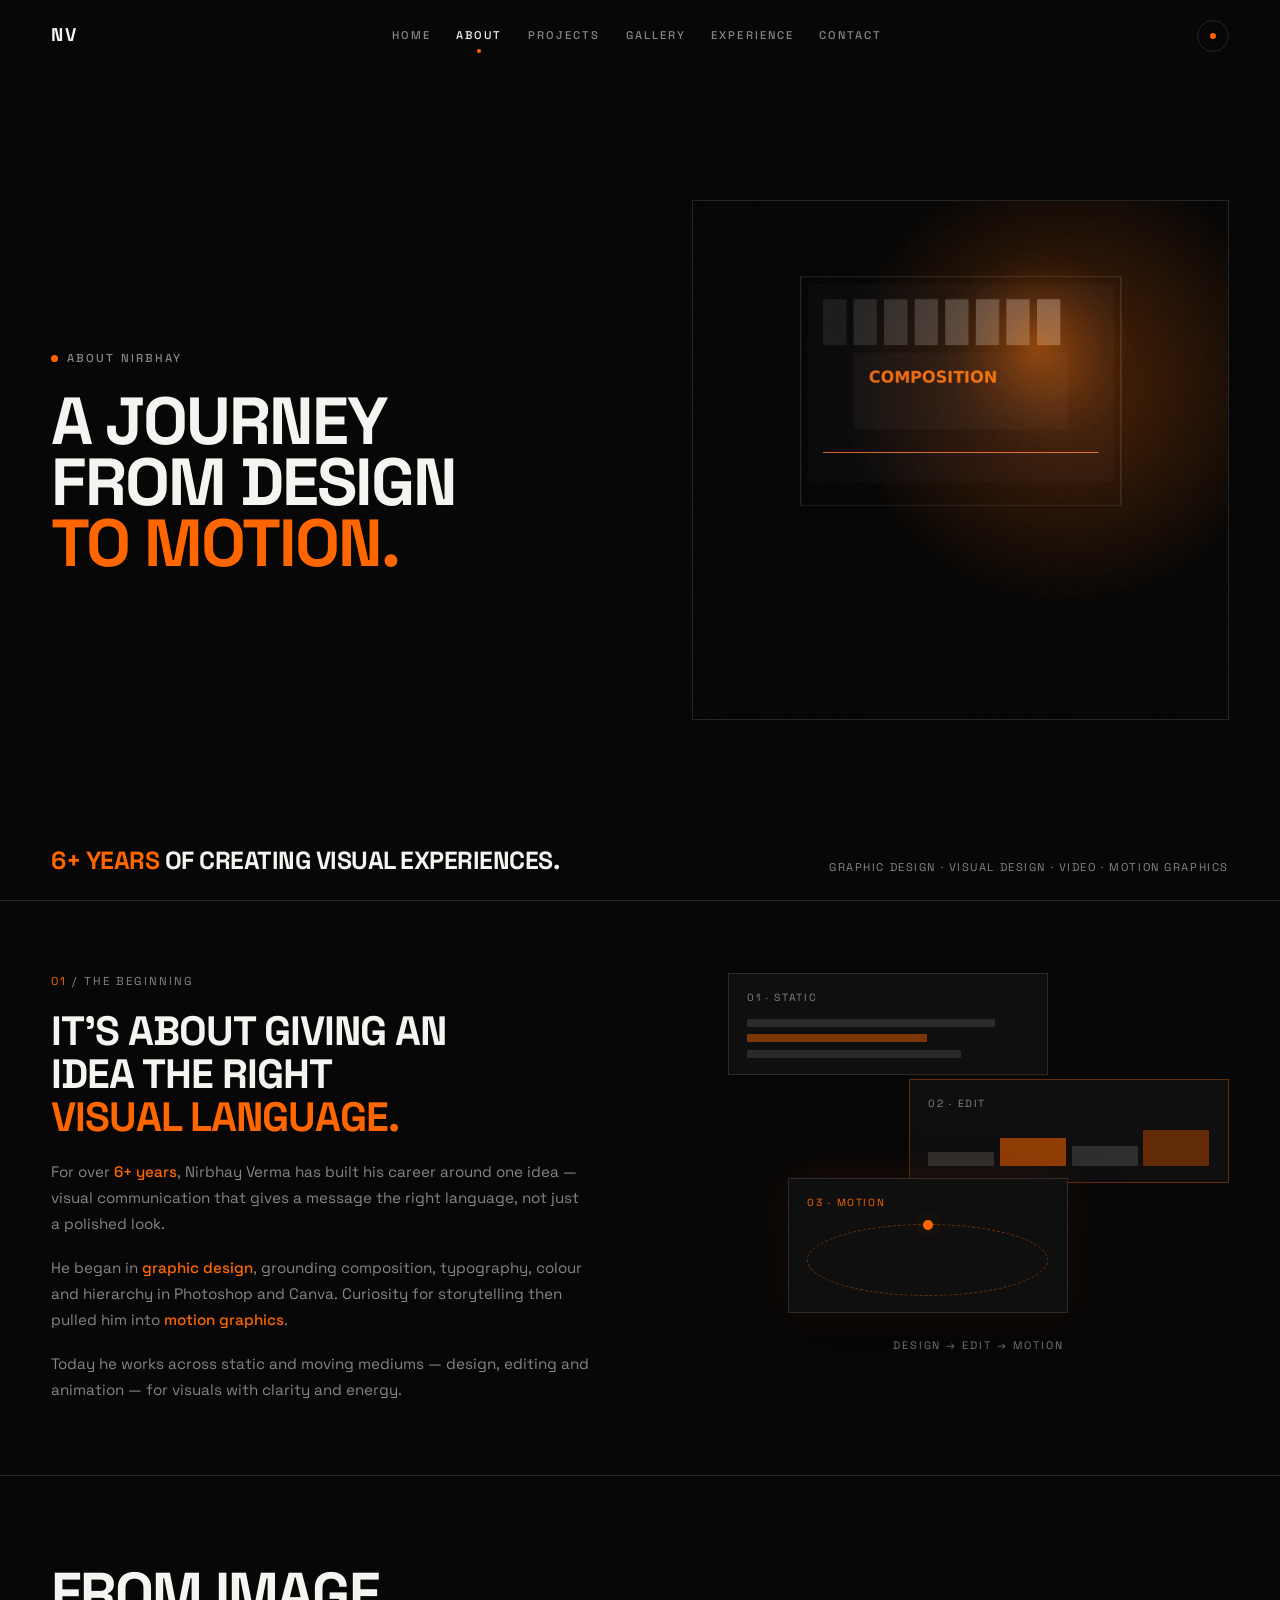
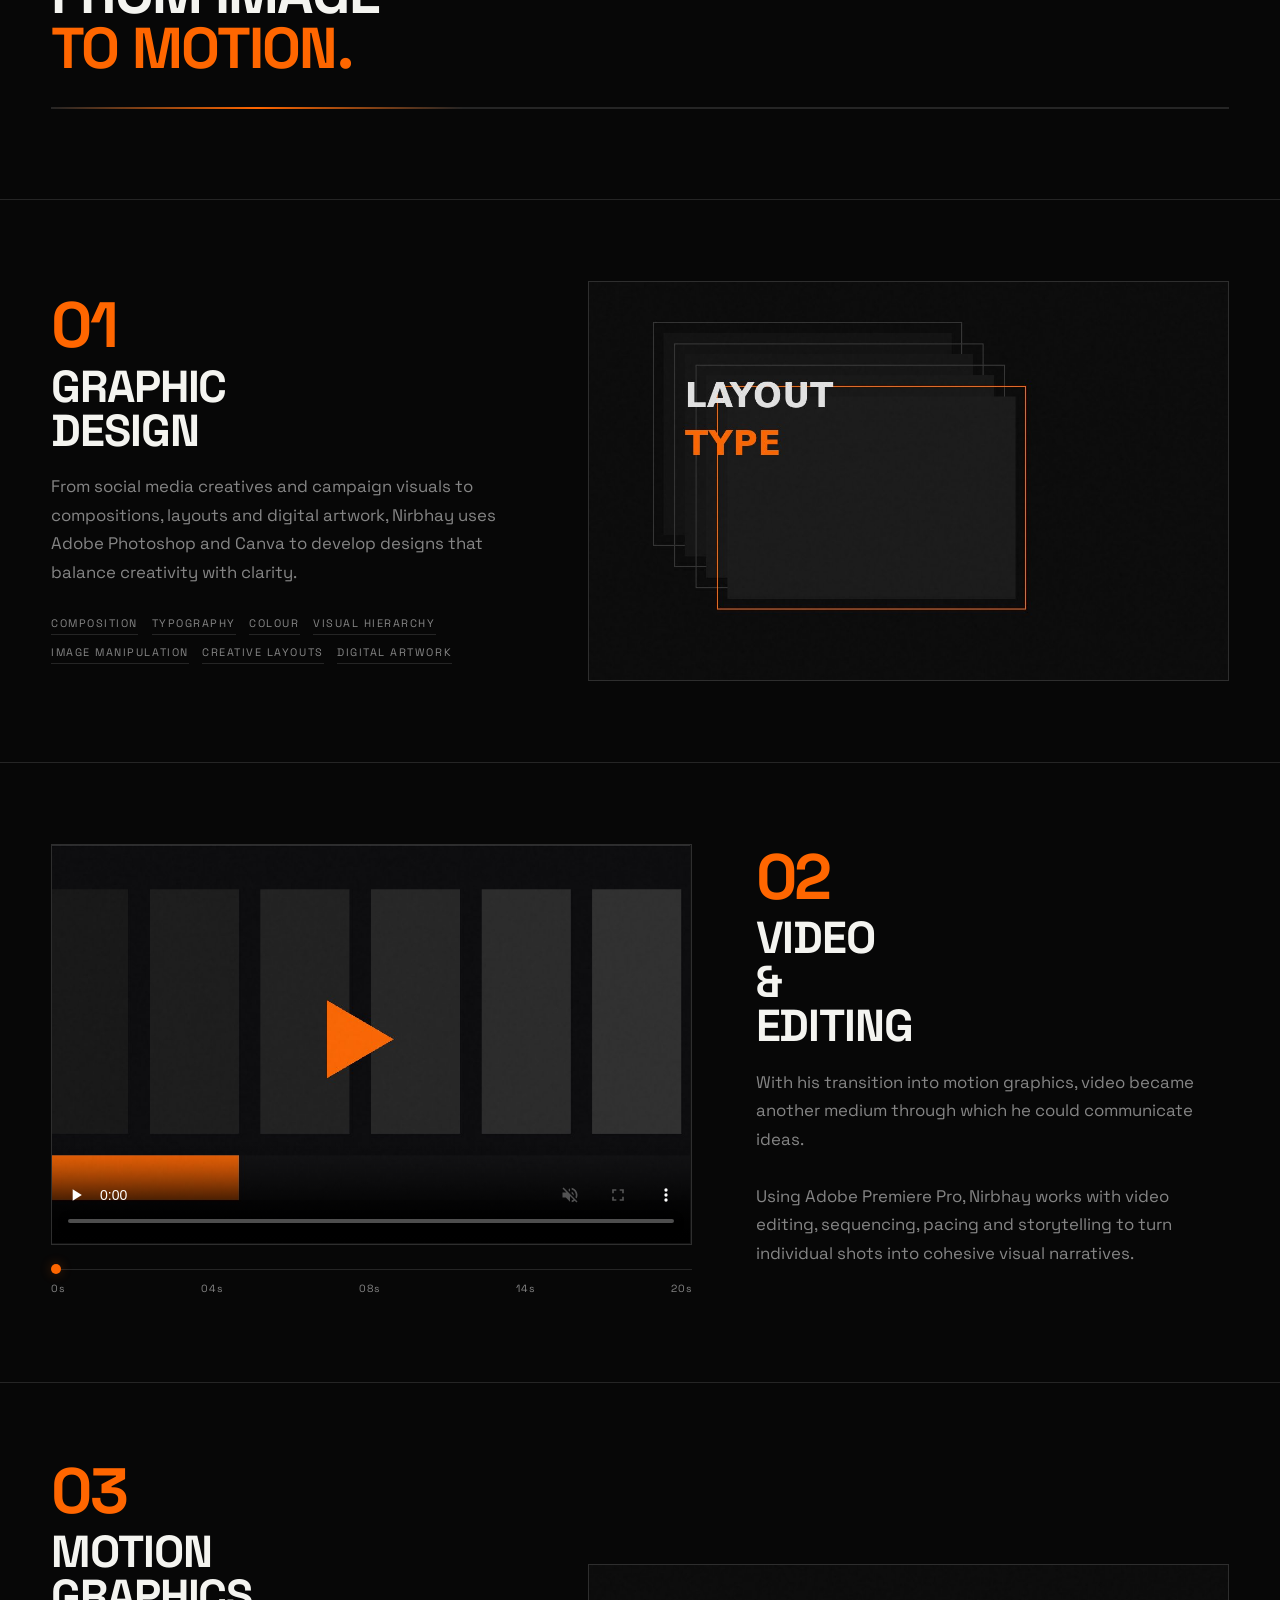
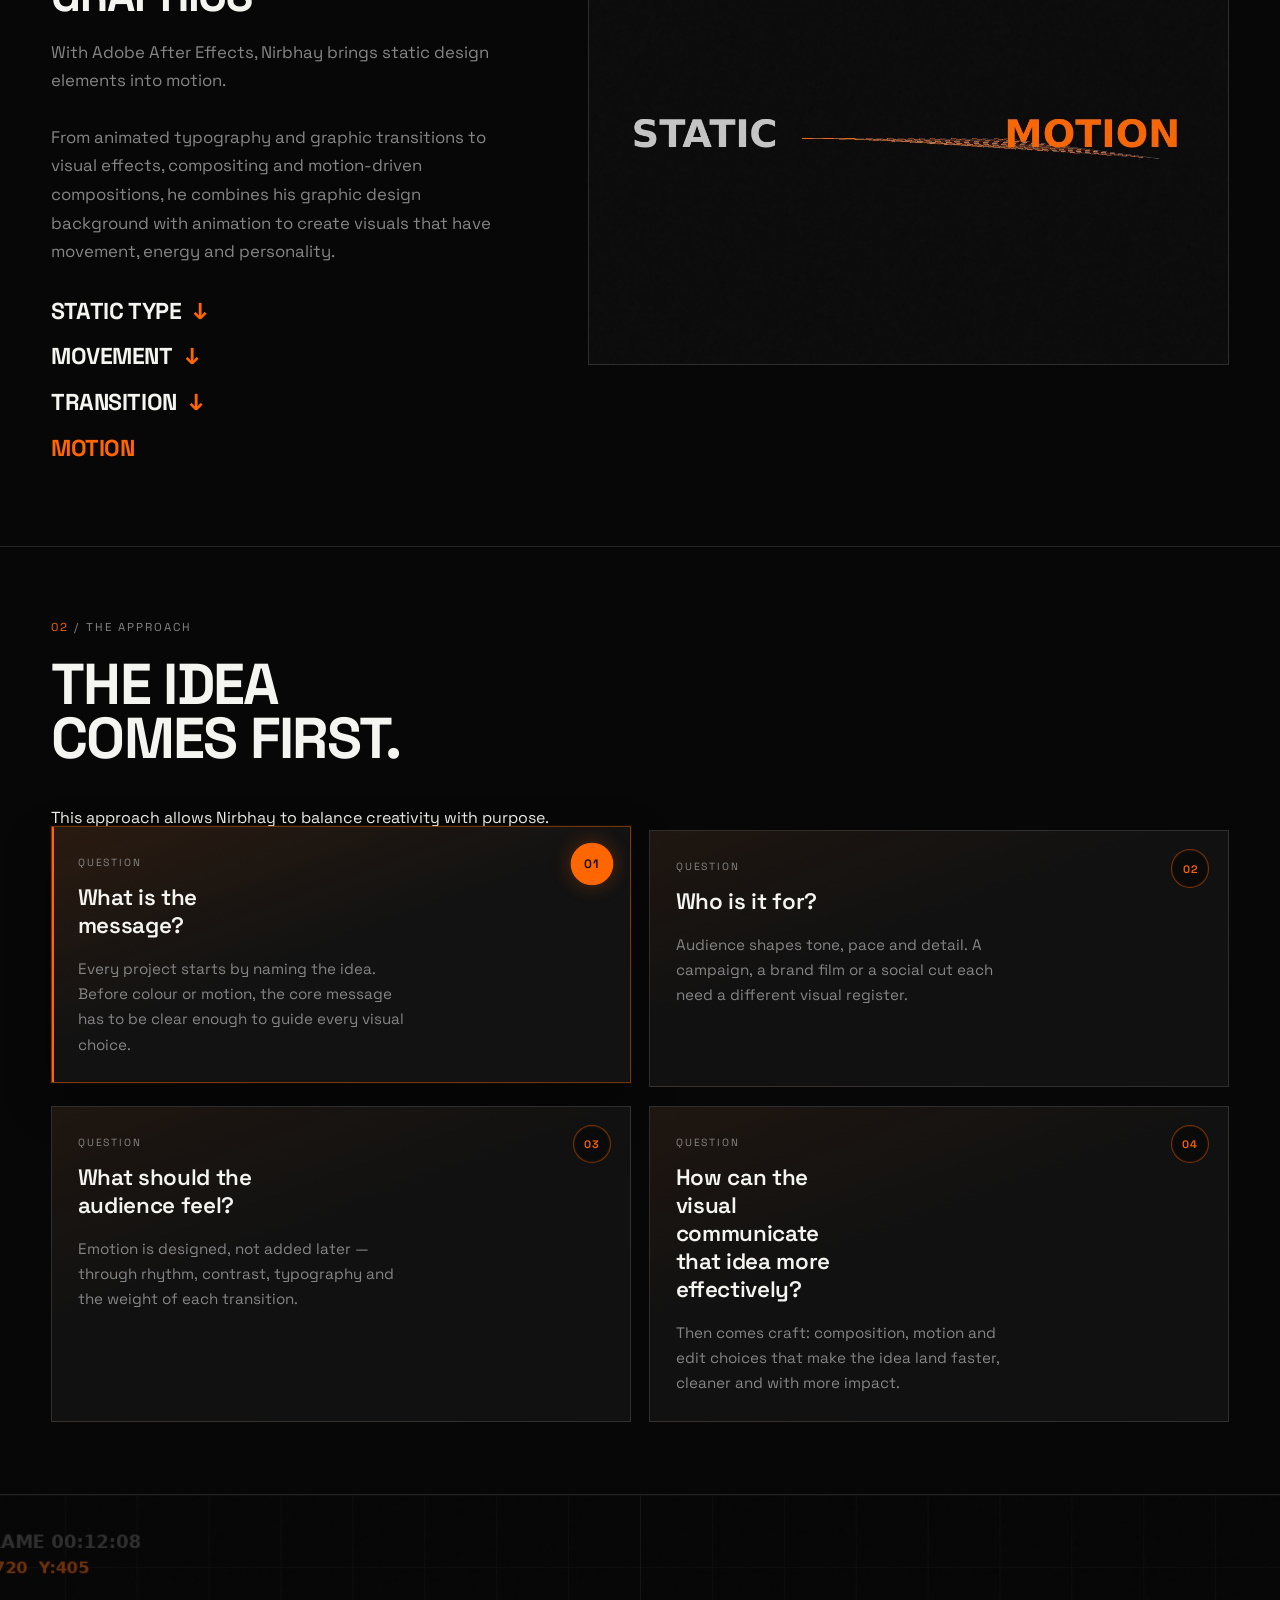
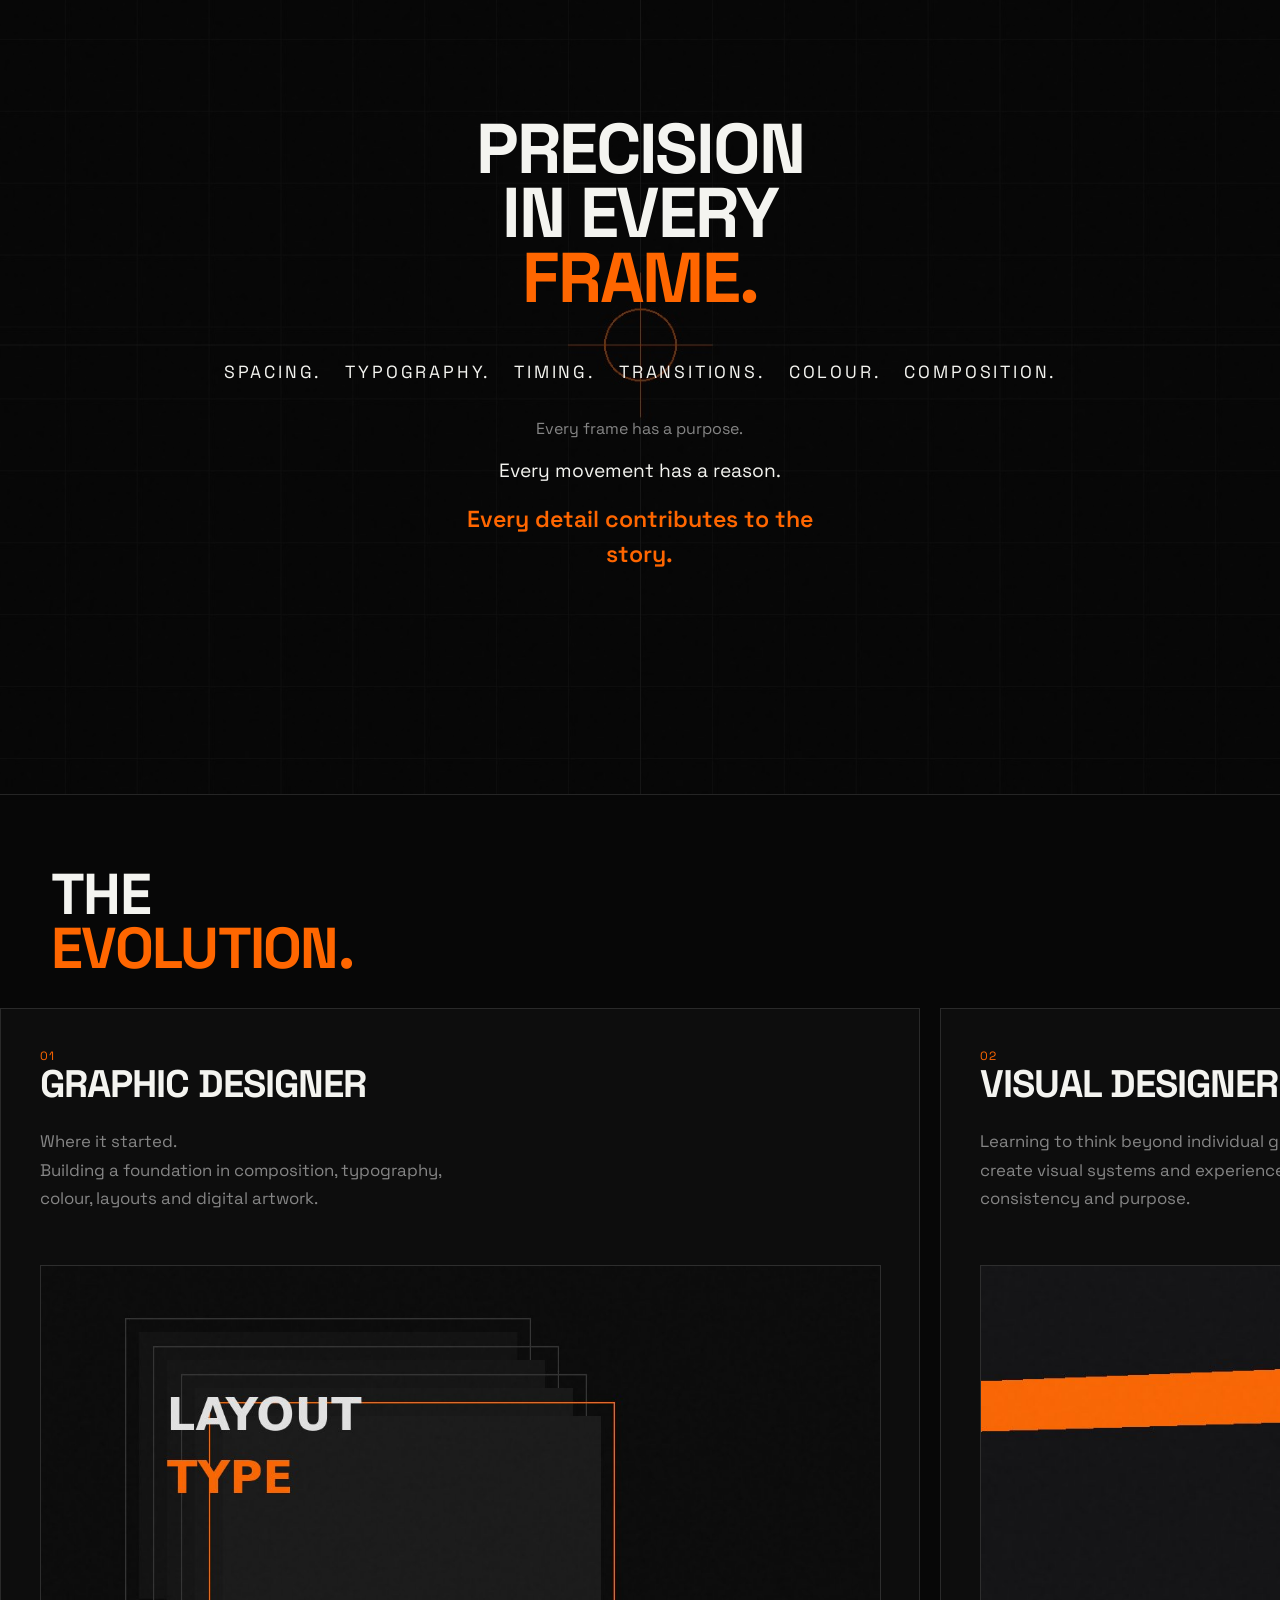
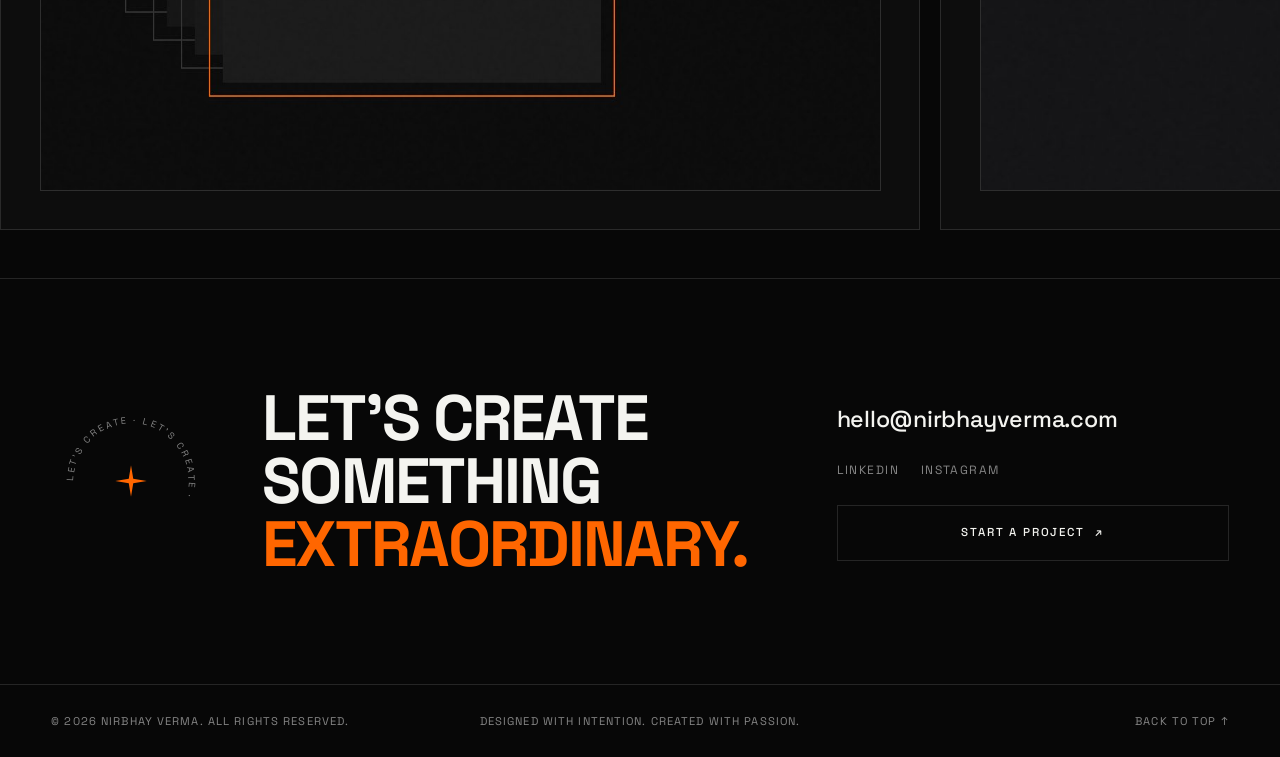
<file: about/index.html>
<!DOCTYPE html>
<html lang="en">
<head>
  <meta charset="UTF-8">
  <meta name="viewport" content="width=device-width, initial-scale=1.0">
  <base href="../">
  <meta name="description" content="About Nirbhay Verma — a journey from graphic design to motion graphics. Visual storytelling across pixels and frames.">
  <meta name="theme-color" content="#070707">
  <link rel="icon" href="assets/icons/favicon.svg" type="image/svg+xml">
  <title>About — Nirbhay Verma</title>
  <link rel="preconnect" href="https://fonts.googleapis.com">
  <link rel="preconnect" href="https://fonts.gstatic.com" crossorigin>
  <link href="https://fonts.googleapis.com/css2?family=Space+Grotesk:wght@300;400;500;600;700&display=swap" rel="stylesheet">
  <link rel="stylesheet" href="css/about.css">
  <link rel="stylesheet" href="css/about-responsive.css">
  <link rel="stylesheet" href="css/chrome.css">
</head>
<body data-page="about">
  <div class="page-loader" aria-hidden="true">
    <div class="page-loader__inner">
      <div class="page-loader__logo">NV</div>
      <p class="page-loader__meta">About <span>/ 01</span></p>
    </div>
  </div>

  <div class="cursor" aria-hidden="true">
    <span class="cursor__dot"></span>
    <span class="cursor__ring"></span>
    <span class="cursor__label">VIEW</span>
  </div>

  <header class="site-header" id="top" data-site-header></header>

  <main>
    <!-- HERO -->
    <section class="about-hero" aria-label="Introduction">
      <div class="about-hero__grid">
        <div>
          <p class="section-label reveal-load" data-delay="1"><span class="dot" aria-hidden="true"></span> About Nirbhay</p>
          <h1 class="about-hero__title reveal-load" data-delay="2">
            A Journey<br>
            From Design<br>
            <span class="accent">To Motion.</span>
          </h1>
        </div>
        <div class="about-hero__visual reveal-load" data-delay="3" data-cursor="view">
          <img src="assets/images/about/hero-studio.jpg" alt="Dark editorial studio composition with orange light and design fragments" width="1400" height="1600" decoding="async">
          <div class="about-hero__glow" aria-hidden="true"></div>
        </div>
      </div>
      <div class="about-hero__stats reveal-load" data-delay="4">
        <p class="about-hero__years">
          <span class="accent">6+ Years</span>
          of creating visual experiences.
        </p>
        <p class="about-hero__disciplines">Graphic Design · Visual Design · Video · Motion Graphics</p>
      </div>
    </section>

    <!-- INTRODUCTION -->
    <section class="about-intro">
      <div class="container about-intro__grid reveal">
        <div class="about-intro__copy">
          <p class="chapter"><span>01</span> / The Beginning</p>
          <p class="about-intro__statement">
            It's about giving an idea the right <br><span class="accent">visual language.</span>
          </p>
          <div class="about-bio">
            <p>
              For over <strong>6+ years</strong>, Nirbhay Verma has built his career around one idea — visual communication that gives a message the right language, not just a polished look.
            </p>
            <p>
              He began in <span class="accent">graphic design</span>, grounding composition, typography, colour and hierarchy in Photoshop and Canva. Curiosity for storytelling then pulled him into <span class="accent">motion graphics</span>.
            </p>
            <p>
              Today he works across static and moving mediums — design, editing and animation — for visuals with clarity and energy.
            </p>
          </div>
        </div>
        <aside class="about-intro__visual" aria-hidden="true">
          <div class="intro-graphic">
            <div class="intro-graphic__frame intro-graphic__frame--a">
              <span class="intro-graphic__label">01 · Static</span>
              <div class="intro-graphic__blocks">
                <span></span><span></span><span></span>
              </div>
            </div>
            <div class="intro-graphic__frame intro-graphic__frame--b">
              <span class="intro-graphic__label">02 · Edit</span>
              <div class="intro-graphic__timeline">
                <i></i><i></i><i></i><i></i>
              </div>
            </div>
            <div class="intro-graphic__frame intro-graphic__frame--c">
              <span class="intro-graphic__label">03 · Motion</span>
              <div class="intro-graphic__orbit">
                <span class="intro-graphic__dot"></span>
              </div>
            </div>
            <p class="intro-graphic__caption">Design → Edit → Motion</p>
          </div>
        </aside>
      </div>
    </section>

    <!-- FROM IMAGE TO MOTION -->
    <section class="from-motion" aria-label="From image to motion">
      <div class="container reveal">
        <h2 class="from-motion__title">From Image<br><span class="accent">To Motion.</span></h2>
        <div class="from-motion__track" aria-hidden="true"></div>
      </div>
    </section>

    <!-- 01 GRAPHIC DESIGN -->
    <section class="discipline" id="graphic-design">
      <div class="container discipline__grid reveal">
        <div>
          <p class="discipline__num">01</p>
          <h2 class="discipline__title">Graphic<br>Design</h2>
          <p class="discipline__copy">
            From social media creatives and campaign visuals to compositions, layouts and digital artwork, Nirbhay uses Adobe Photoshop and Canva to develop designs that balance creativity with clarity.
          </p>
          <div class="discipline__caps">
            <span>Composition</span><span>Typography</span><span>Colour</span><span>Visual Hierarchy</span>
            <span>Image Manipulation</span><span>Creative Layouts</span><span>Digital Artwork</span>
          </div>
        </div>
        <div class="discipline__media" data-cursor="view">
          <img src="assets/images/about/discipline-graphic.jpg" alt="Layered graphic design composition transforming through frames" width="1200" height="800" loading="lazy" decoding="async">
        </div>
      </div>
    </section>

    <!-- 02 VIDEO -->
    <section class="discipline" id="video">
      <div class="container discipline__grid discipline__grid--flip reveal">
        <div>
          <div class="discipline__media" data-cursor="view">
            <video
              poster="assets/images/about/discipline-video.jpg"
              muted
              playsinline
              loop
              preload="none"
              controls
              aria-label="Video editing placeholder"
            >
              <source src="assets/videos/showreel.mp4" type="video/mp4">
            </video>
          </div>
          <div class="timeline-bar" aria-hidden="true" data-cursor="next">
            <div class="timeline-bar__track"></div>
            <div class="timeline-bar__playhead"></div>
            <div class="timeline-bar__marks">
              <span>0s</span><span>04s</span><span>08s</span><span>14s</span><span>20s</span>
            </div>
          </div>
        </div>
        <div>
          <p class="discipline__num">02</p>
          <h2 class="discipline__title">Video<br>&amp;<br>Editing</h2>
          <p class="discipline__copy">
            With his transition into motion graphics, video became another medium through which he could communicate ideas.
          </p>
          <p class="discipline__copy">
            Using Adobe Premiere Pro, Nirbhay works with video editing, sequencing, pacing and storytelling to turn individual shots into cohesive visual narratives.
          </p>
        </div>
      </div>
    </section>

    <!-- 03 MOTION -->
    <section class="discipline" id="motion">
      <div class="container discipline__grid reveal">
        <div>
          <p class="discipline__num">03</p>
          <h2 class="discipline__title">Motion<br>Graphics</h2>
          <p class="discipline__copy">
            With Adobe After Effects, Nirbhay brings static design elements into motion.
          </p>
          <p class="discipline__copy">
            From animated typography and graphic transitions to visual effects, compositing and motion-driven compositions, he combines his graphic design background with animation to create visuals that have movement, energy and personality.
          </p>
          <div class="motion-stack" aria-hidden="true">
            <span>Static Type <span class="arrow">↓</span></span>
            <span>Movement <span class="arrow">↓</span></span>
            <span>Transition <span class="arrow">↓</span></span>
            <span class="hl">Motion</span>
          </div>
        </div>
        <div class="discipline__media" data-cursor="view">
          <img src="assets/images/about/discipline-motion.jpg" alt="Static type transforming into motion with orange trails" width="1200" height="800" loading="lazy" decoding="async">
        </div>
      </div>
    </section>

    <!-- APPROACH -->
    <section class="approach" id="approach">
      <div class="container">
        <div class="reveal">
          <p class="chapter"><span>02</span> / The Approach</p>
          <h2 class="approach__title">The Idea<br>Comes First.</h2>
          
          <p>
            This approach allows Nirbhay to balance creativity with purpose.
          </p>
        </div>
        <div class="questions" role="list">
          <article class="question is-active" role="listitem" tabindex="0">
            <span class="question__num" aria-hidden="true">01</span>
            <p class="question__index">Question</p>
            <h3 class="question__title">What is the message?</h3>
            <p class="question__body">Every project starts by naming the idea. Before colour or motion, the core message has to be clear enough to guide every visual choice.</p>
          </article>
          <article class="question" role="listitem" tabindex="0">
            <span class="question__num" aria-hidden="true">02</span>
            <p class="question__index">Question</p>
            <h3 class="question__title">Who is it for?</h3>
            <p class="question__body">Audience shapes tone, pace and detail. A campaign, a brand film or a social cut each need a different visual register.</p>
          </article>
          <article class="question" role="listitem" tabindex="0">
            <span class="question__num" aria-hidden="true">03</span>
            <p class="question__index">Question</p>
            <h3 class="question__title">What should the audience feel?</h3>
            <p class="question__body">Emotion is designed, not added later — through rhythm, contrast, typography and the weight of each transition.</p>
          </article>
          <article class="question" role="listitem" tabindex="0">
            <span class="question__num" aria-hidden="true">04</span>
            <p class="question__index">Question</p>
            <h3 class="question__title">How can the visual communicate that idea more effectively?</h3>
            <p class="question__body">Then comes craft: composition, motion and edit choices that make the idea land faster, cleaner and with more impact.</p>
          </article>
        </div>
      </div>
    </section>

    <!-- PRECISION -->
    <section class="precision" aria-label="Precision in every frame">
      <img class="precision__bg" src="assets/images/about/precision-board.jpg" alt="" aria-hidden="true" loading="lazy" decoding="async">
      <div class="precision__content">
        <h2 class="precision__title">Precision<br>In Every<br><span class="accent">Frame.</span></h2>
        <div class="detail-words" aria-label="Craft principles">
          <span>Spacing.</span>
          <span>Typography.</span>
          <span>Timing.</span>
          <span>Transitions.</span>
          <span>Colour.</span>
          <span>Composition.</span>
        </div>
        <div class="detail-lines">
          <p>Every frame has a purpose.</p>
          <p>Every movement has a reason.</p>
          <p>Every detail contributes to the story.</p>
        </div>
      </div>
    </section>

    <!-- EVOLUTION -->
    <section class="evolution" id="evolution" aria-label="Creative evolution">
      <h2 class="evolution__title reveal">The<br><span class="accent">Evolution.</span></h2>
      <div class="evolution__scroller" data-cursor="next">
        <article class="evolution__stage">
          <div>
            <p class="evolution__stage-num">01</p>
            <h3 class="evolution__stage-title">Graphic Designer</h3>
          </div>
          <div class="evolution__stage-copy">
            <p>Where it started.</p>
            <p>Building a foundation in composition, typography, colour, layouts and digital artwork.</p>
          </div>
          <div class="evolution__stage-media">
            <img src="assets/images/about/discipline-graphic.jpg" alt="Graphic design foundation visual" width="1200" height="800" loading="lazy" decoding="async">
          </div>
        </article>
        <article class="evolution__stage">
          <div>
            <p class="evolution__stage-num">02</p>
            <h3 class="evolution__stage-title">Visual Designer</h3>
          </div>
          <div class="evolution__stage-copy">
            <p>Learning to think beyond individual graphics and create visual systems and experiences with consistency and purpose.</p>
          </div>
          <div class="evolution__stage-media">
            <img src="assets/images/about/portrait-editorial.jpg" alt="Visual systems and editorial design" width="1000" height="1300" loading="lazy" decoding="async">
          </div>
        </article>
        <article class="evolution__stage">
          <div>
            <p class="evolution__stage-num">03</p>
            <h3 class="evolution__stage-title">Motion Graphics Artist</h3>
          </div>
          <div class="evolution__stage-copy">
            <p>Bringing design into movement through animation, editing, transitions, visual effects and storytelling.</p>
          </div>
          <div class="evolution__stage-media">
            <img src="assets/images/about/discipline-motion.jpg" alt="Motion graphics transformation" width="1200" height="800" loading="lazy" decoding="async">
          </div>
        </article>
        <article class="evolution__stage evolution__stage--today">
          <div>
            <p class="evolution__stage-num">04</p>
            <h3 class="evolution__stage-title">Today</h3>
          </div>
          <div class="evolution__stage-copy">
            <p>A multidisciplinary visual creative working across graphic design, video editing and motion graphics, continuously exploring new techniques, styles and ways of communicating through visuals.</p>
          </div>
          <div class="evolution__stage-media">
            <img src="assets/images/about/hero-studio.jpg" alt="Current multidisciplinary creative practice" width="1400" height="1600" loading="lazy" decoding="async">
          </div>
        </article>
      </div>
    </section>
  </main>

  <div data-site-footer></div>

  <script src="js/site-chrome.js"></script>
  <script src="js/about.js" defer></script>
</body>
</html>
</file>
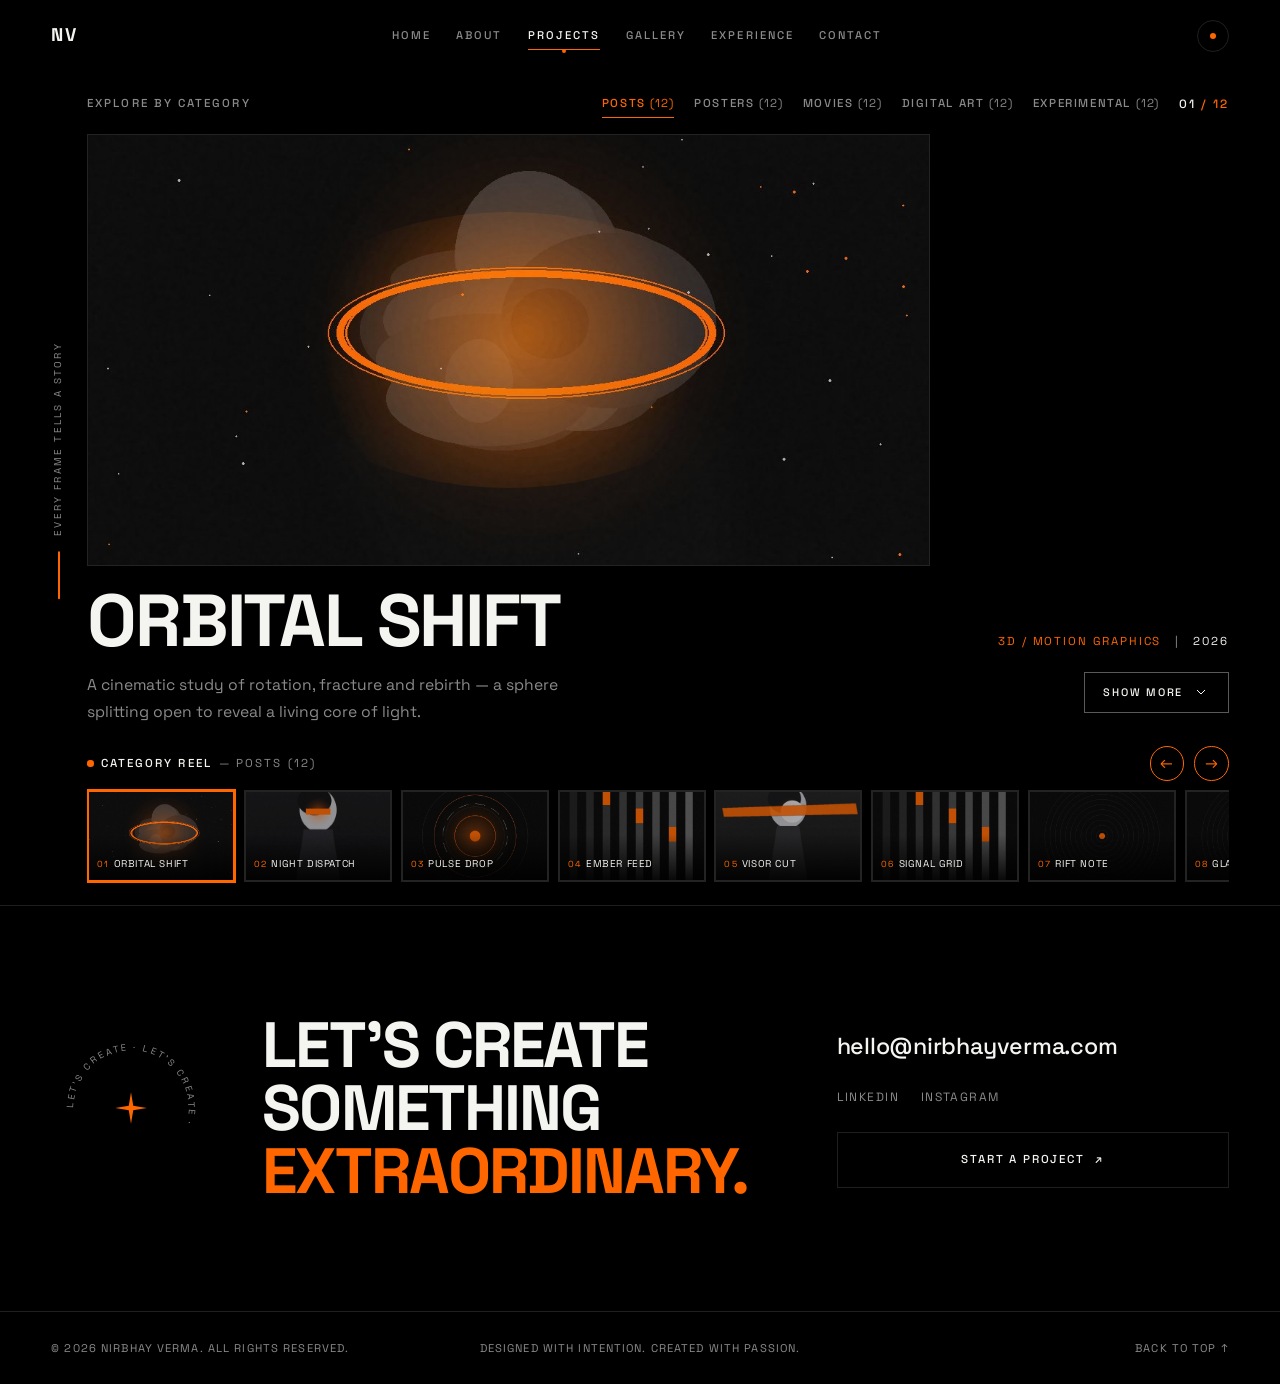
<file: projects/index.html>
<!DOCTYPE html>
<html lang="en">
<head>
  <meta charset="UTF-8">
  <meta name="viewport" content="width=device-width, initial-scale=1.0">
  <base href="../">
  <meta name="description" content="Projects — Nirbhay Verma. Selected motion, posters, films and digital art.">
  <meta name="theme-color" content="#070707">
  <link rel="icon" href="assets/icons/favicon.svg" type="image/svg+xml">
  <title>Projects — Nirbhay Verma</title>
  <link rel="preconnect" href="https://fonts.googleapis.com">
  <link rel="preconnect" href="https://fonts.gstatic.com" crossorigin>
  <link href="https://fonts.googleapis.com/css2?family=Space+Grotesk:wght@300;400;500;600;700&display=swap" rel="stylesheet">
  <link rel="stylesheet" href="css/projects.css">
  <link rel="stylesheet" href="css/projects-responsive.css">
  <link rel="stylesheet" href="css/chrome.css">
</head>
<body data-page="projects">
  <div class="page-loader" aria-hidden="true">
    <div class="page-loader__inner">
      <div class="page-loader__logo">NV</div>
      <div class="page-loader__line"></div>
    </div>
  </div>

  <div class="cursor" aria-hidden="true">
    <span class="cursor__dot"></span>
    <span class="cursor__ring"></span>
    <span class="cursor__label">VIEW</span>
  </div>

  <header class="site-header" id="top" data-site-header></header>

  <main>
    <section class="project-hero" aria-label="Featured project">
      <div class="project-hero__side" aria-hidden="true">
        <span>Every frame tells a story</span>
        <span class="project-hero__side-line"></span>
      </div>

      <section class="category-section" aria-labelledby="category-heading">
        <div class="category-section__row">
          <h2 id="category-heading">Explore by Category</h2>
          <div class="category-filters" id="category-filters" role="tablist" aria-label="Project categories"></div>
          <p class="project-hero__counter" aria-live="polite">
            <span data-project-index>01</span>
            <span class="accent"> / <span data-project-total>12</span></span>
          </p>
        </div>
      </section>

      <div class="project-hero__stage">
        <div class="project-frame reveal-load" data-delay="1">
          <div class="project-frame__glow" aria-hidden="true"></div>
          <img
            id="project-hero-image"
            src="assets/images/gallery/hero-gallery.jpg"
            alt="Orbital Shift — fragmenting sphere with an orange core"
            width="1600"
            height="900"
            decoding="async"
          >
        </div>
      </div>

      <div class="project-hero__meta">
        <div class="project-hero__title-row">
          <h1 class="project-hero__title reveal-load" data-delay="2" id="project-title">Orbital Shift</h1>
          <p class="project-hero__discipline reveal-load" data-delay="3">
            <span class="accent" id="project-discipline">3D / Motion Graphics</span>
            <span class="sep" aria-hidden="true">|</span>
            <span id="project-year">2026</span>
          </p>
        </div>
        <div class="project-hero__desc-row">
          <p class="project-hero__summary reveal-load" data-delay="3" id="project-summary">
            A cinematic study of rotation, fracture and rebirth — a sphere splitting open to reveal a living core of light.
          </p>
          <button
            class="show-more"
            type="button"
            id="show-more"
            data-cursor="button"
            aria-expanded="false"
            aria-controls="project-details"
          >
            <span data-show-more-label>Show More</span>
            <span class="show-more__chevron" aria-hidden="true">
              <svg viewBox="0 0 24 24" width="16" height="16" fill="none">
                <path d="M6 9l6 6 6-6" stroke="currentColor" stroke-width="1.5"/>
              </svg>
            </span>
          </button>
        </div>
      </div>

      <section class="project-details" id="project-details" aria-label="Project details">
        <div class="project-details__inner">
          <article class="detail-col">
            <h2>About the Project</h2>
            <div id="project-about"></div>
          </article>
          <article class="detail-col">
            <h2>Objective &amp; Duration</h2>
            <p id="project-objective"></p>
            <p class="detail-subhead">Duration</p>
            <p class="detail-stat" id="project-duration"></p>
          </article>
          <article class="detail-col">
            <h2>Process</h2>
            <ul class="process-list" id="project-process"></ul>
          </article>
          <article class="detail-col">
            <h2>Tools Used</h2>
            <ul class="plain-list" id="project-tools"></ul>
            <p class="detail-subhead">Deliverables</p>
            <ul class="plain-list" id="project-deliverables"></ul>
          </article>
        </div>
      </section>

      <section class="banner-section" aria-labelledby="banner-heading">
        <header class="banner-section__header">
          <h2 id="banner-heading" class="banner-kicker">
            <span class="dot" aria-hidden="true"></span>
            Category reel
            <span class="banner-heading-cat">
              — <span data-banner-name>Posts</span>
              (<span data-banner-count>12</span>)
            </span>
          </h2>
          <div class="reel-controls">
            <button class="reel-btn" type="button" data-reel-prev data-cursor="button" aria-label="Previous projects">
              <span aria-hidden="true">←</span>
            </button>
            <button class="reel-btn" type="button" data-reel-next data-cursor="button" aria-label="Next projects">
              <span aria-hidden="true">→</span>
            </button>
          </div>
        </header>
        <div class="film-banner" id="film-banner" role="list"></div>
      </section>
    </section>

  </main>

  <div data-site-footer></div>


  

  <script src="js/site-chrome.js"></script>
  <script src="js/projects-data.js"></script>
  <script src="js/projects.js"></script>
</body>
</html>
</file>
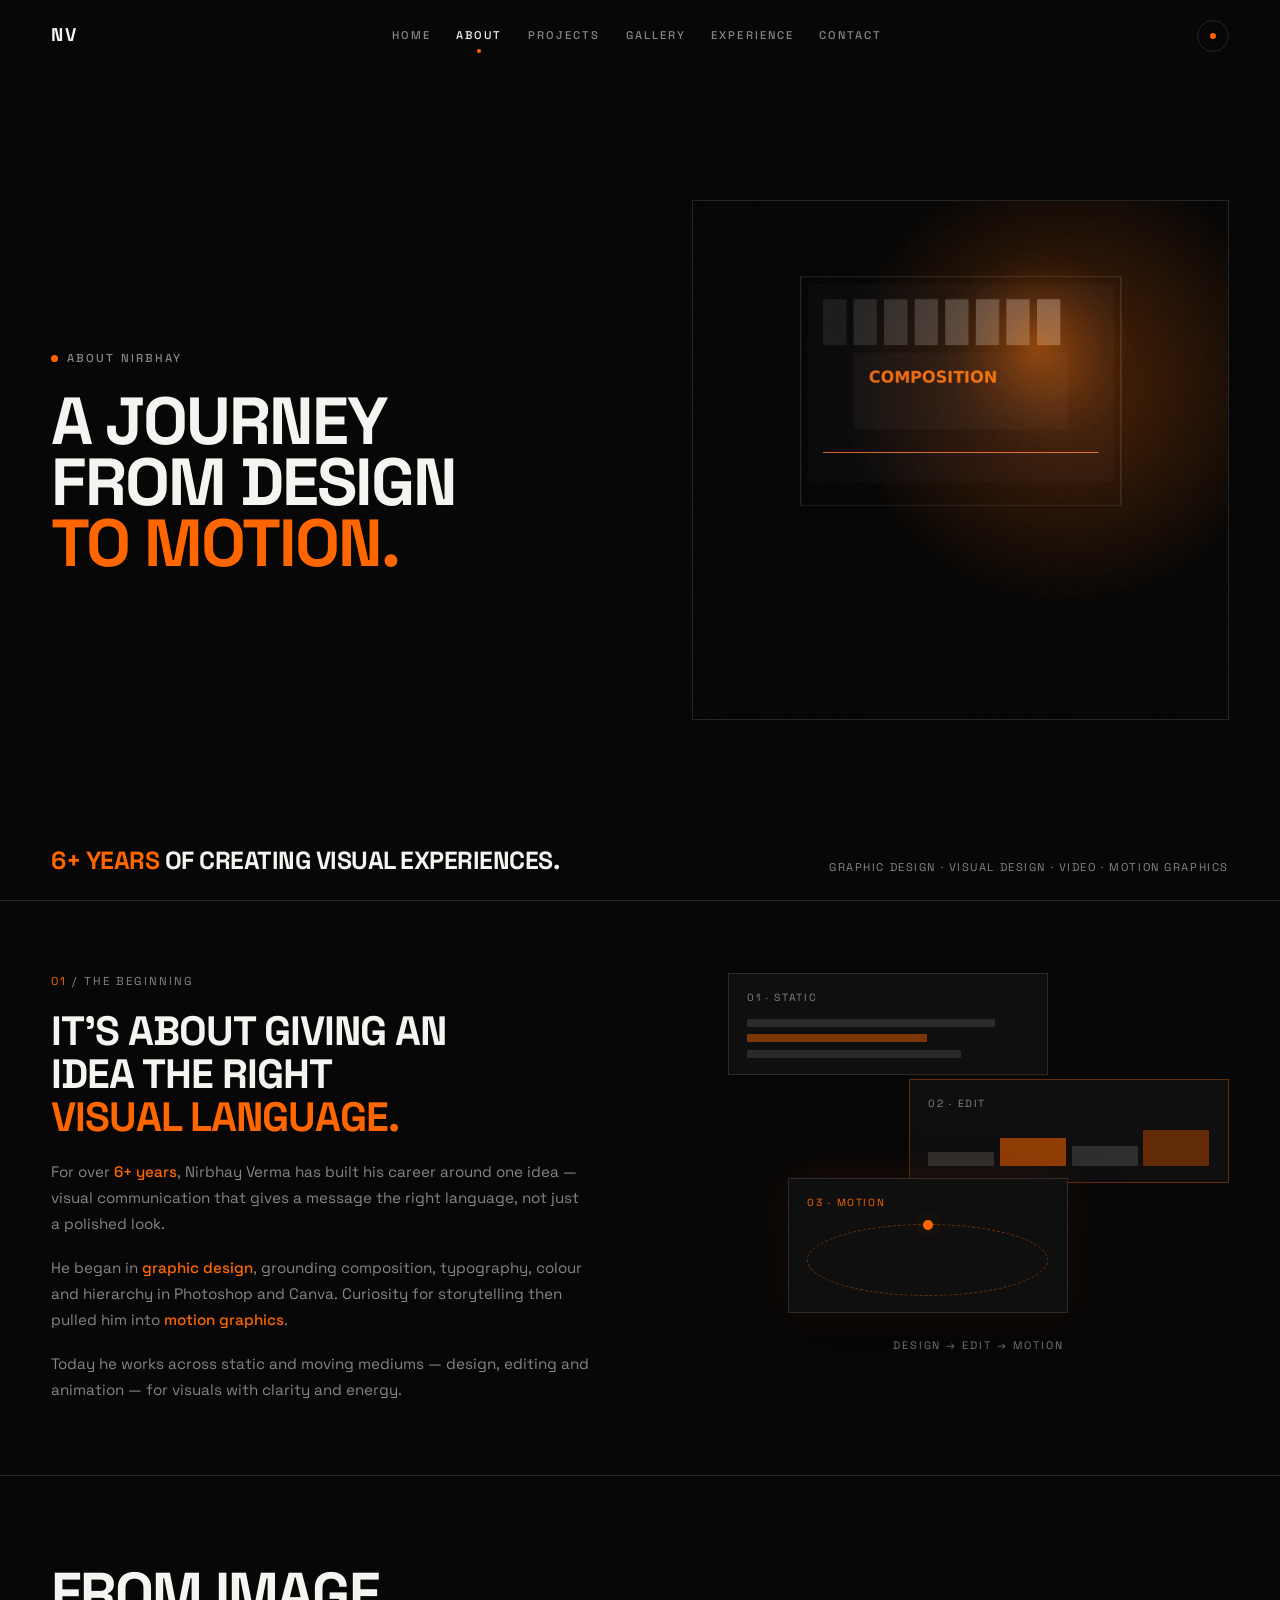
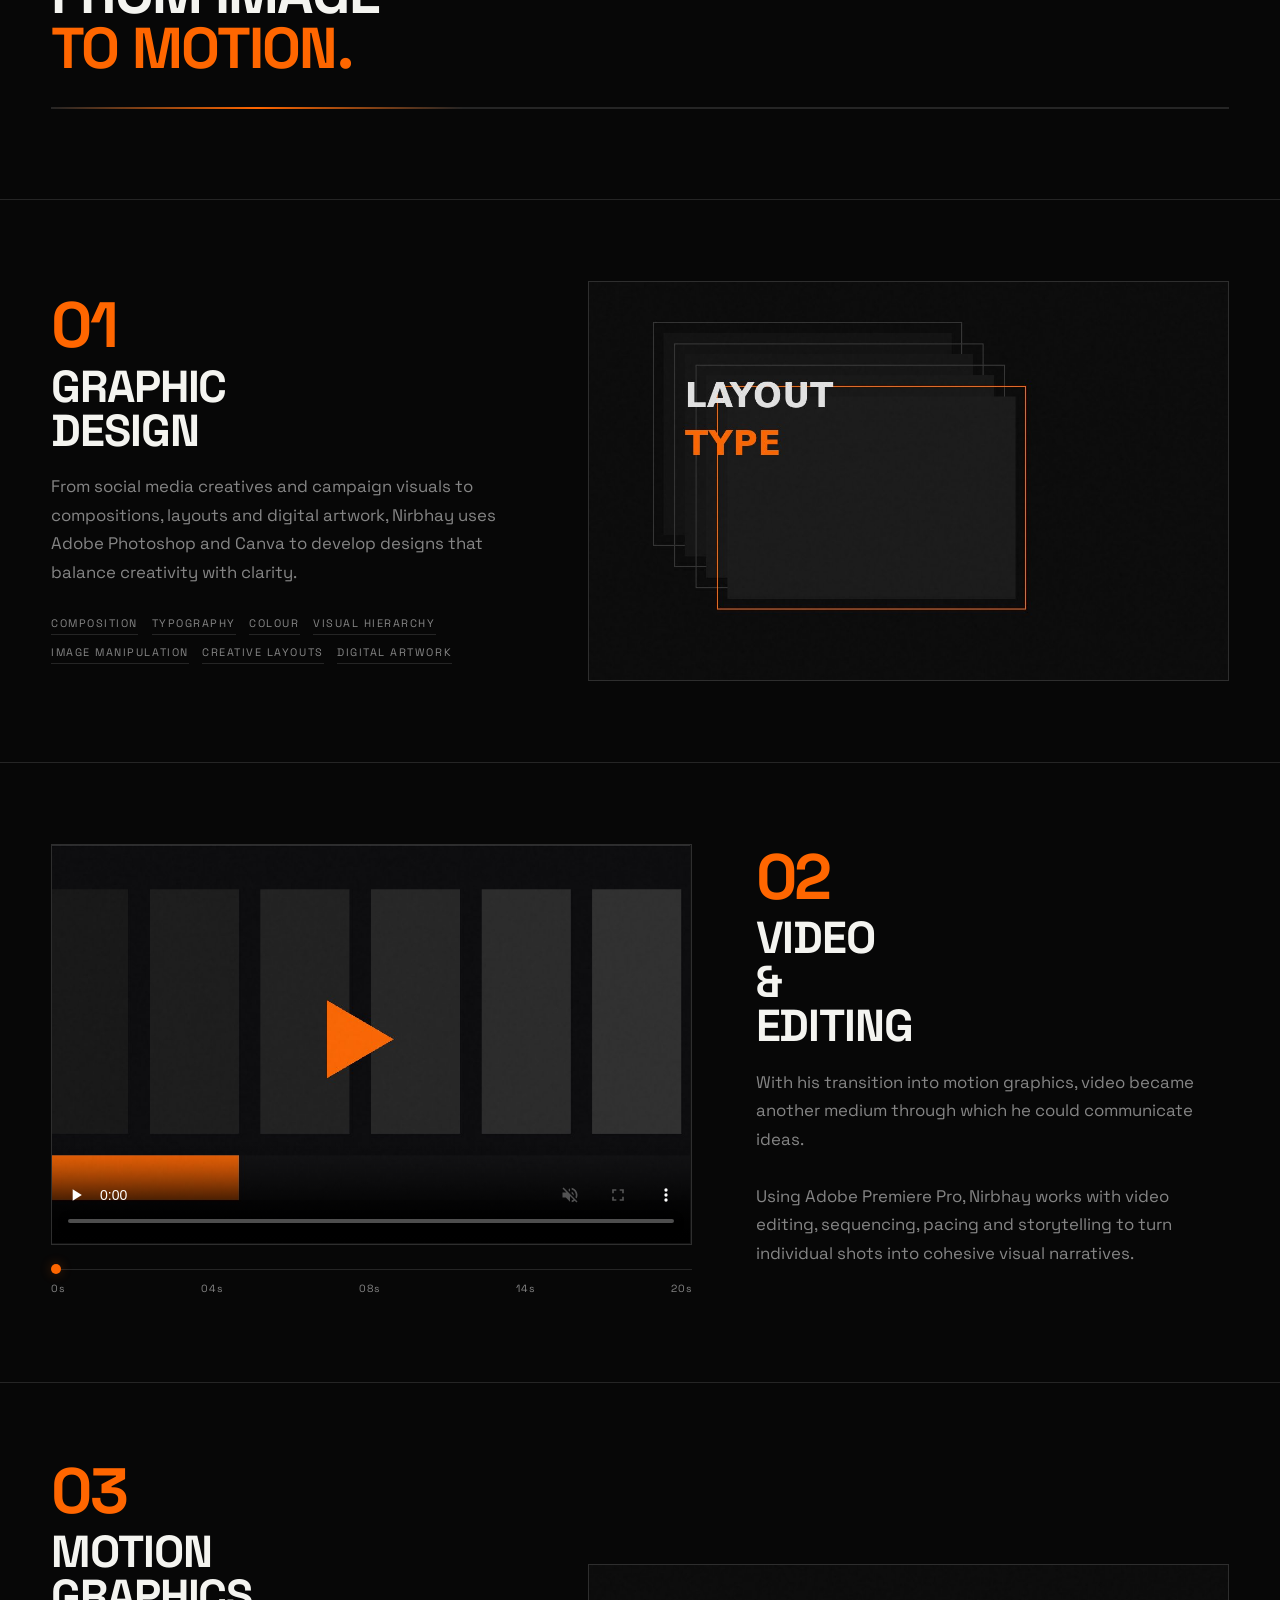
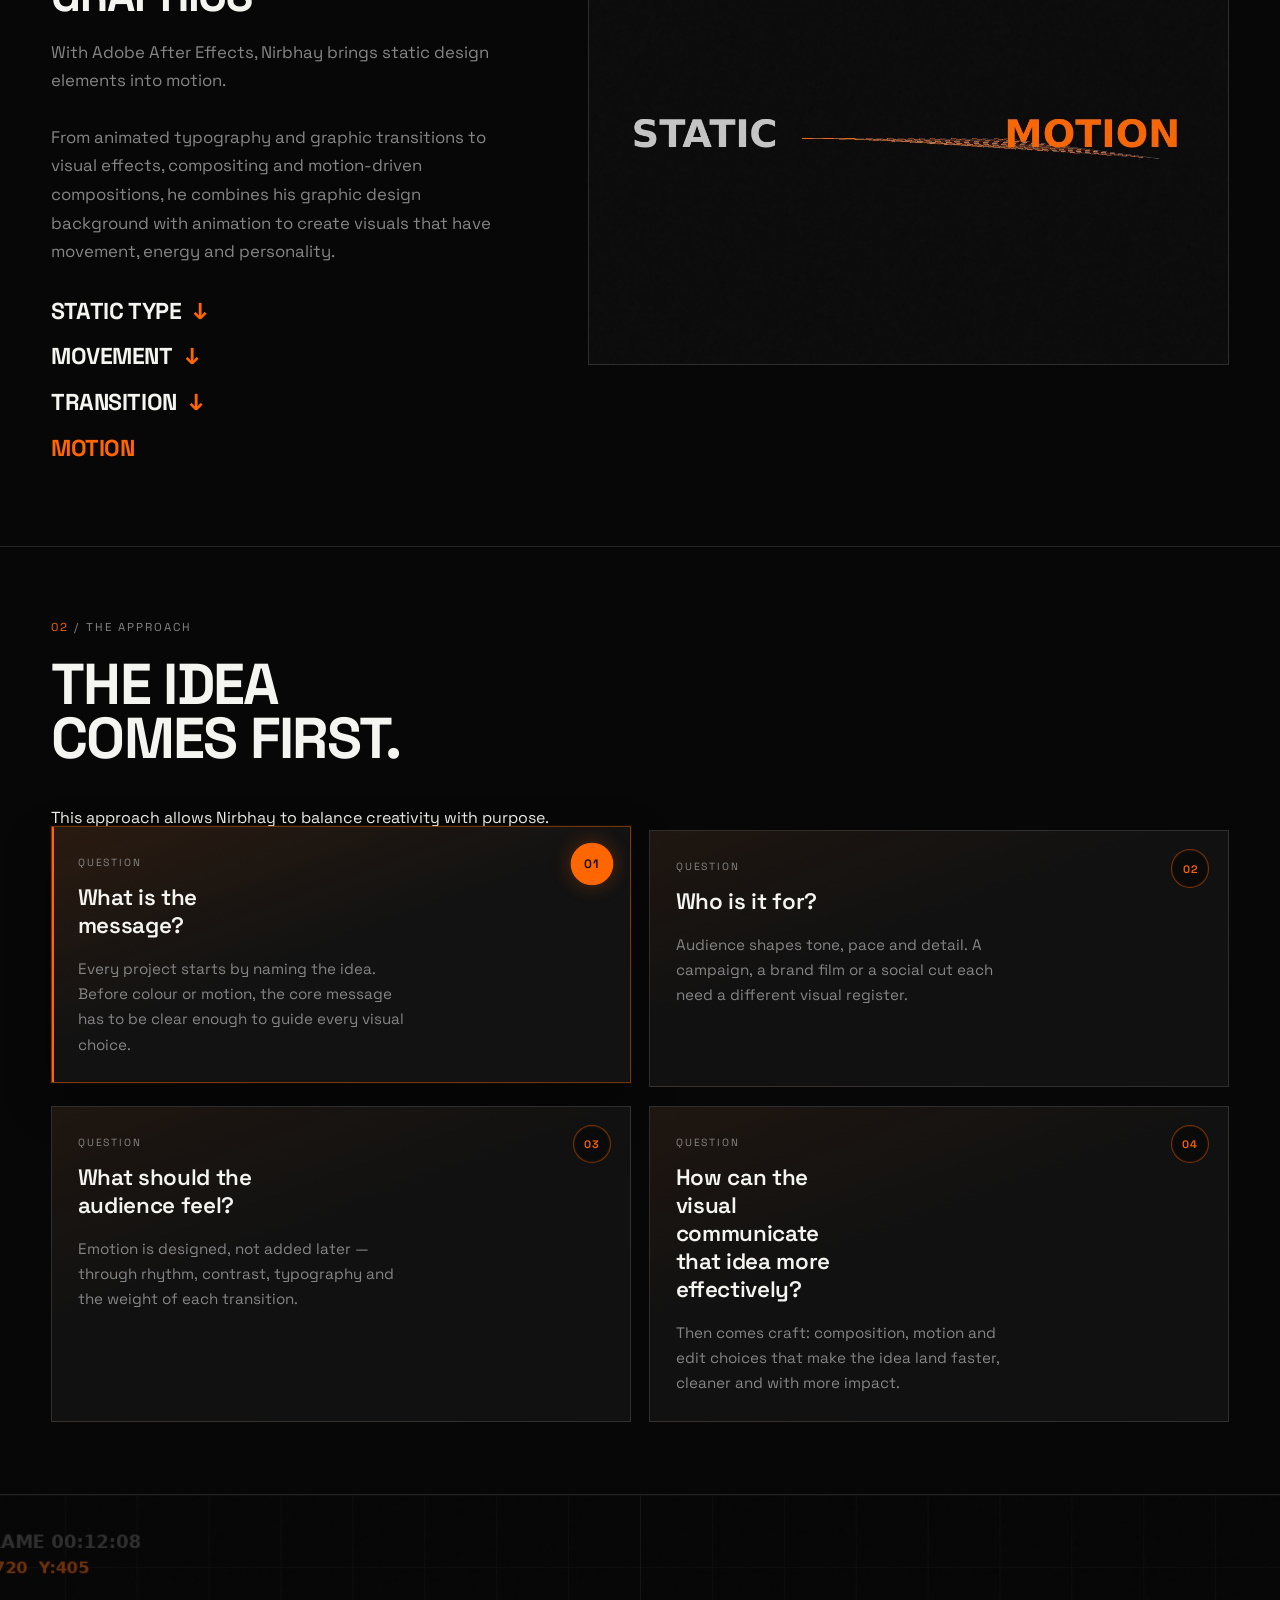
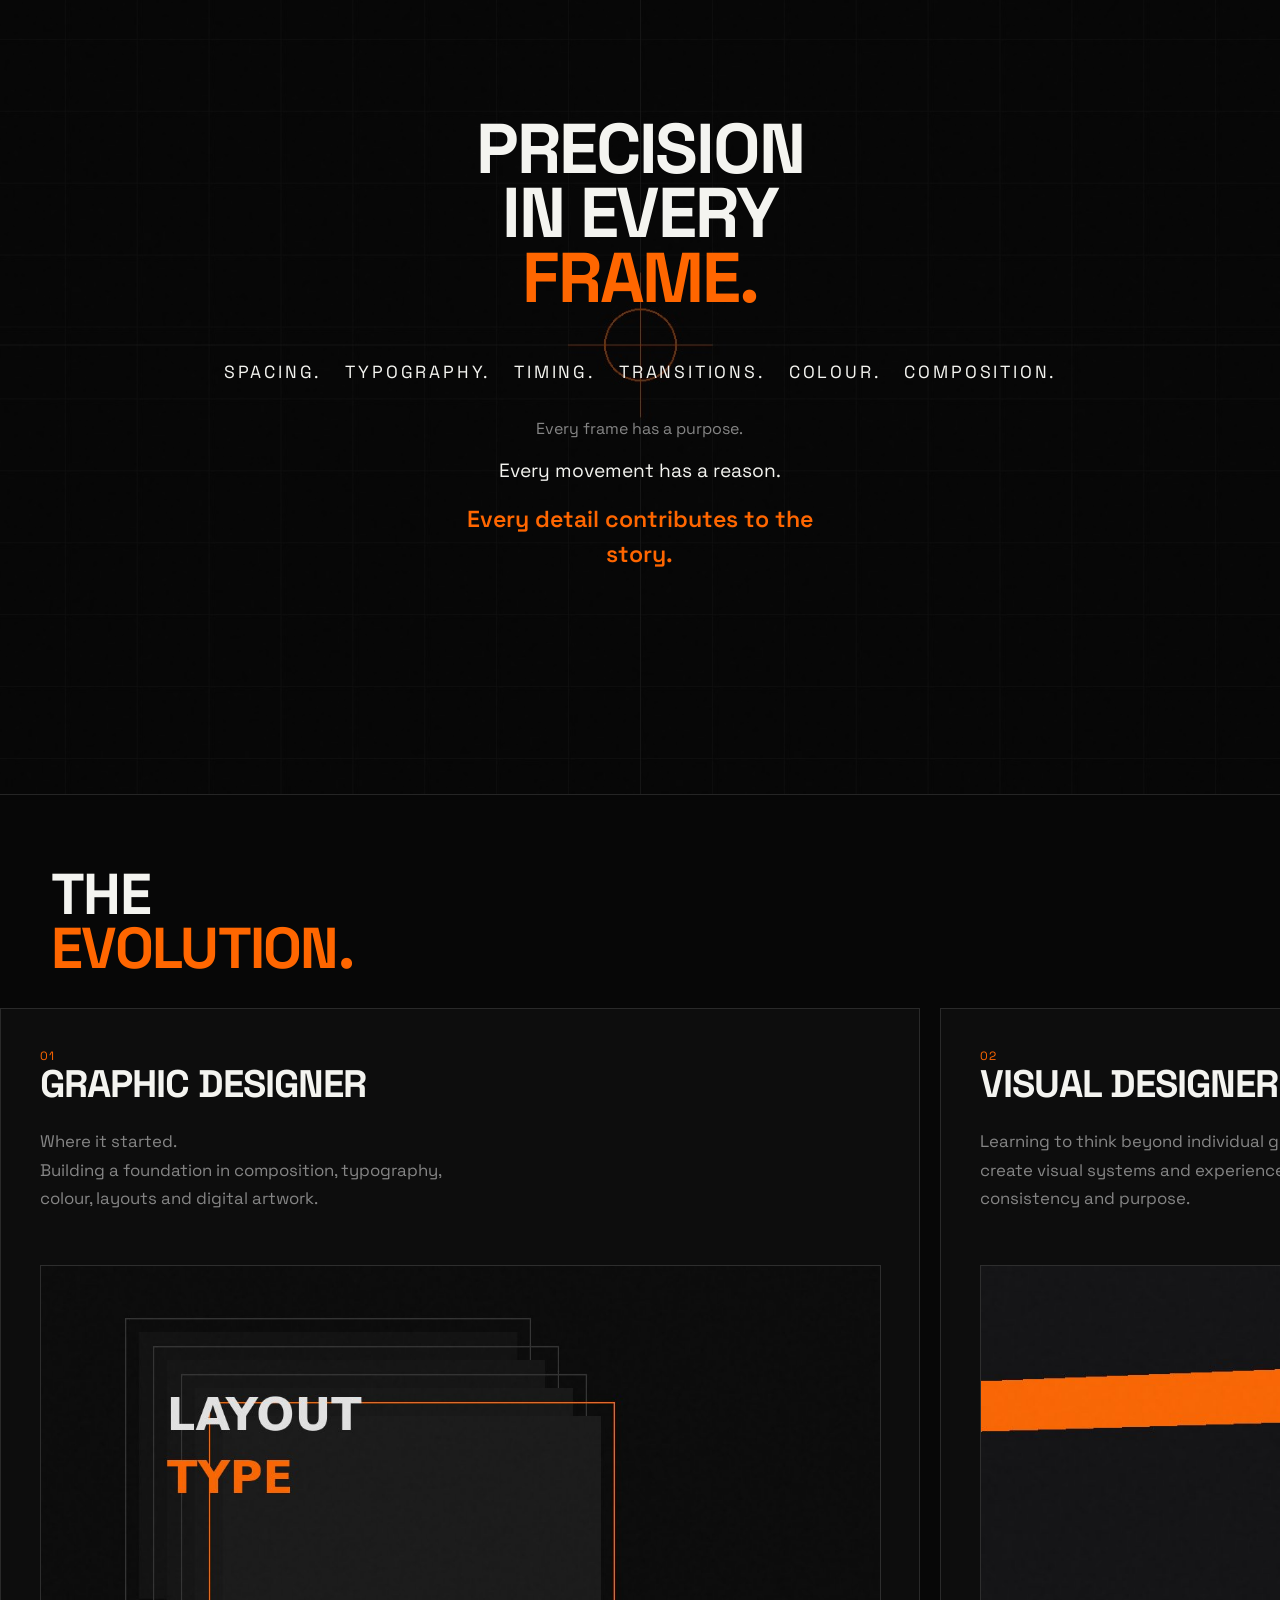
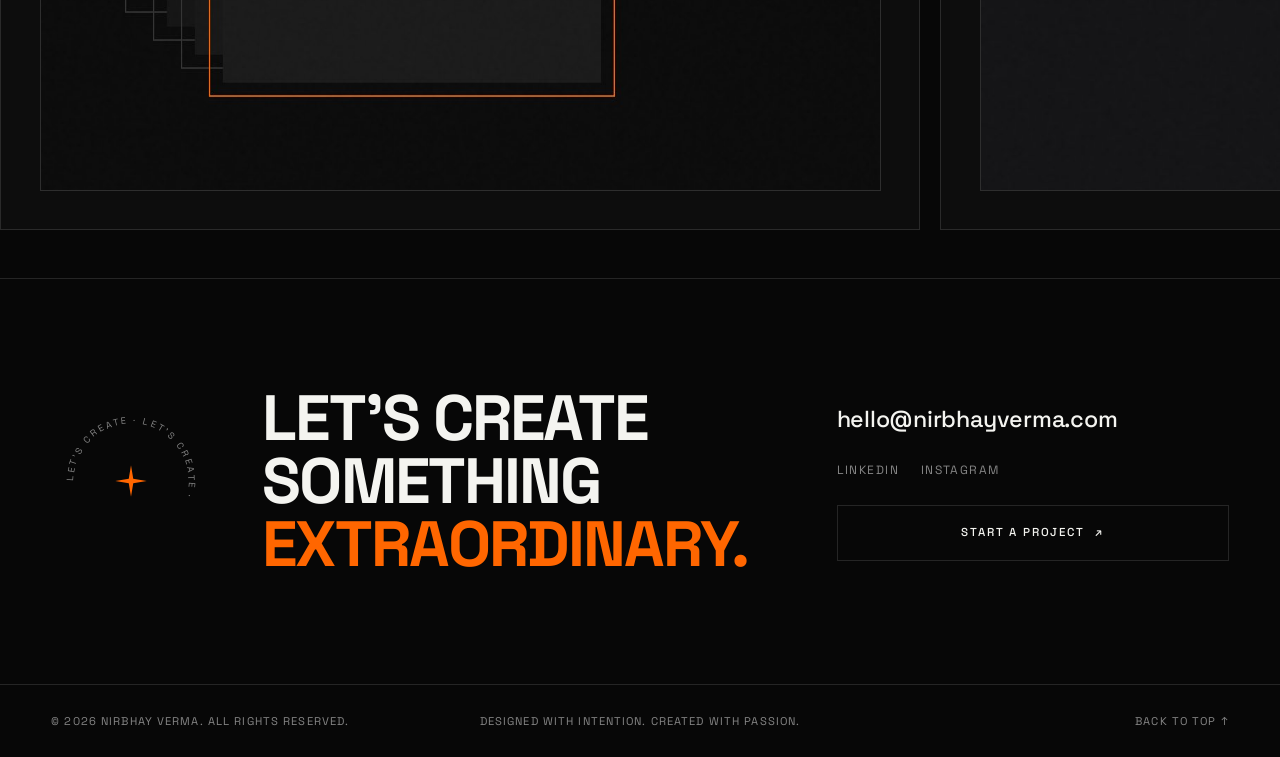
<file: about.html>
<!DOCTYPE html>
<html lang="en">
<head>
  <meta charset="UTF-8">
  <meta http-equiv="refresh" content="0; url=about/">
  <link rel="canonical" href="about/">
  <title>Redirecting…</title>
  <script>
    location.replace("about/" + location.search + location.hash);
  </script>
</head>
<body>
  <p><a href="about/">Continue to About</a></p>
</body>
</html>
</file>
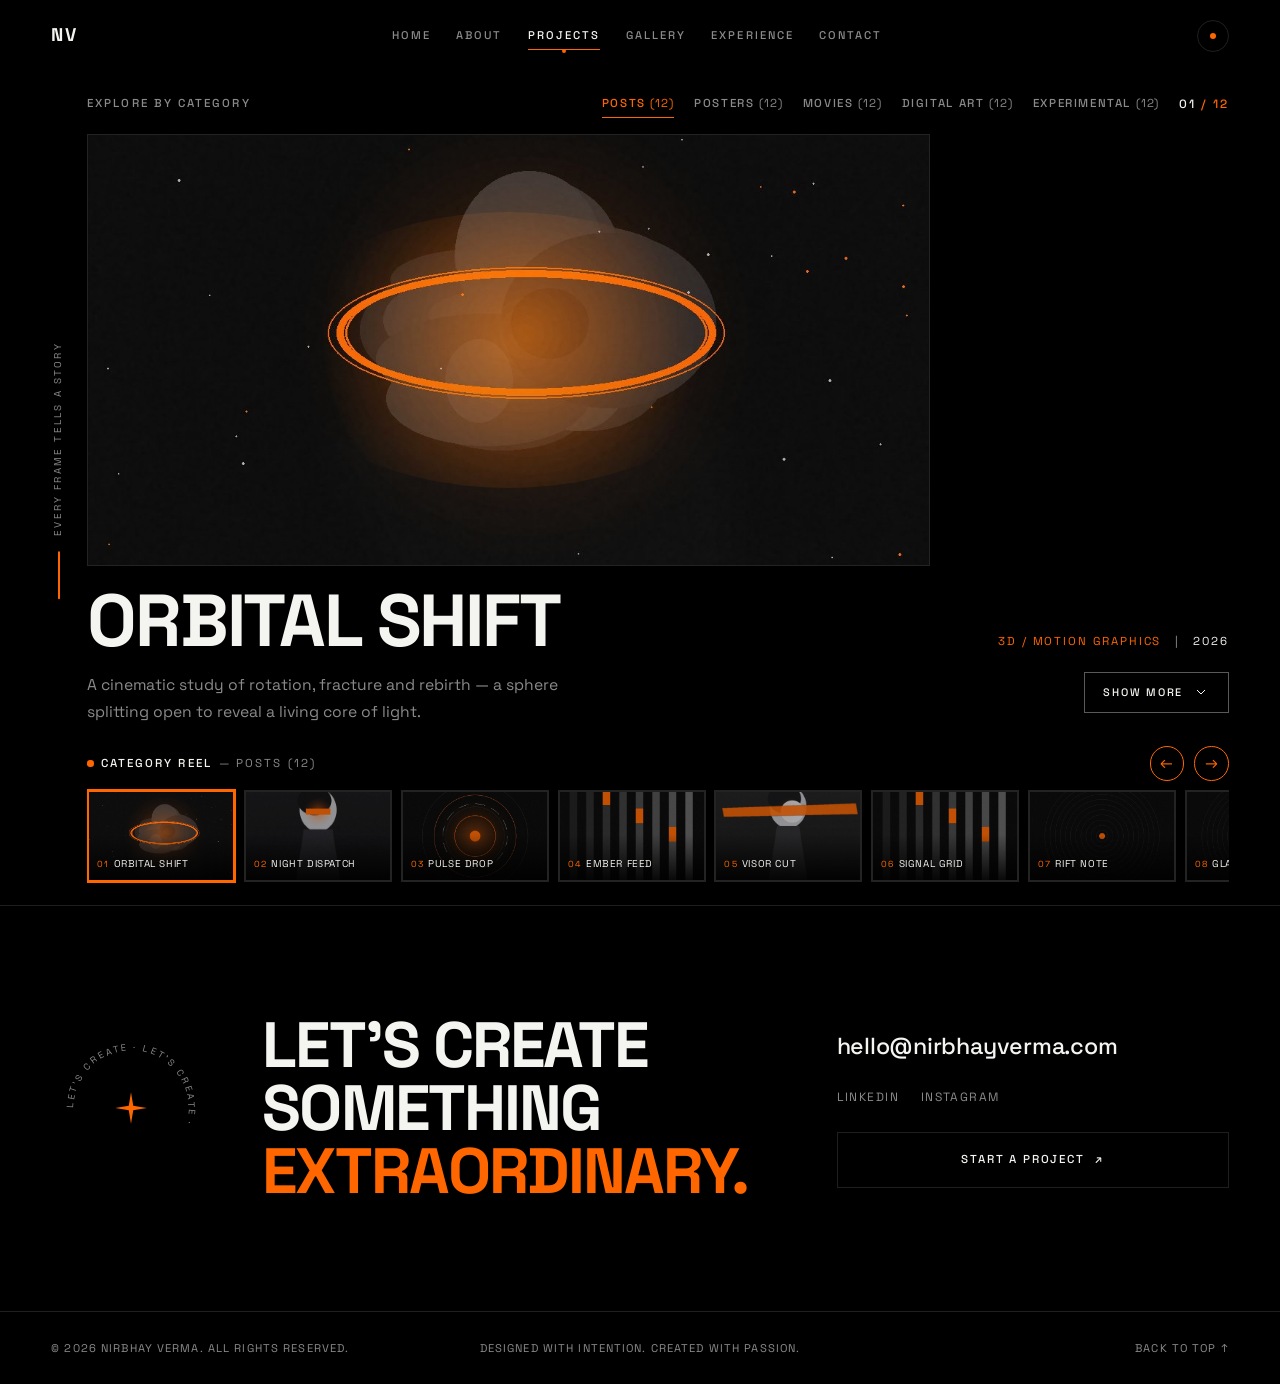
<file: projects.html>
<!DOCTYPE html>
<html lang="en">
<head>
  <meta charset="UTF-8">
  <meta http-equiv="refresh" content="0; url=projects/">
  <link rel="canonical" href="projects/">
  <title>Redirecting…</title>
  <script>
    location.replace("projects/" + location.search + location.hash);
  </script>
</head>
<body>
  <p><a href="projects/">Continue to Projects</a></p>
</body>
</html>
</file>
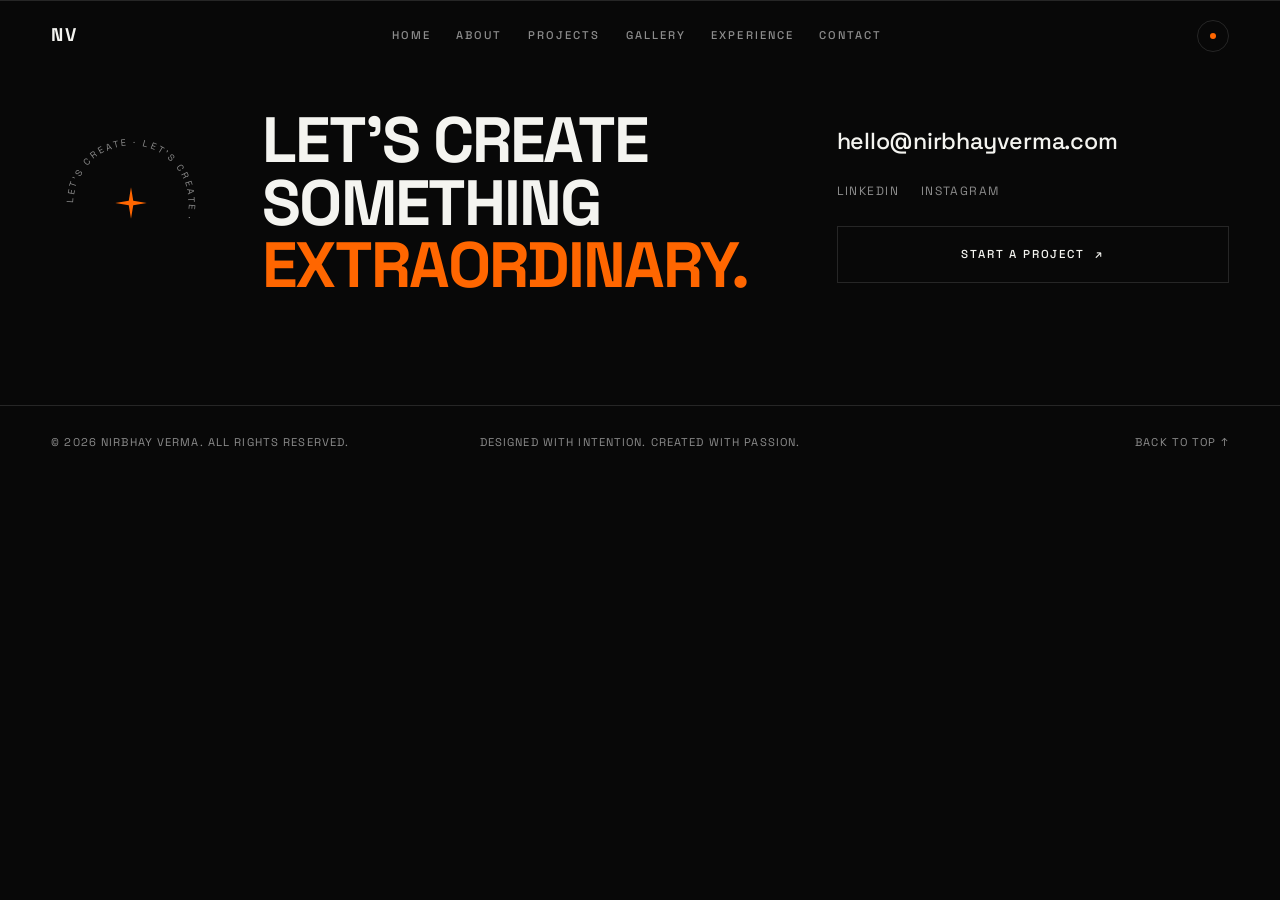
<file: scripts/page-skeleton.html>
<!DOCTYPE html>
<html lang="en">
<head>
  <meta charset="UTF-8">
  <meta name="viewport" content="width=device-width, initial-scale=1.0">
  <!-- One folder deep: /pagename/ → public URL has no .html -->
  <base href="../">
  <title>Page — Nirbhay Verma</title>
  <link rel="icon" href="assets/icons/favicon.svg" type="image/svg+xml">
  <link rel="preconnect" href="https://fonts.googleapis.com">
  <link rel="preconnect" href="https://fonts.gstatic.com" crossorigin>
  <link href="https://fonts.googleapis.com/css2?family=Space+Grotesk:wght@300;400;500;600;700&display=swap" rel="stylesheet">
  <link rel="stylesheet" href="css/style.css">
  <link rel="stylesheet" href="css/chrome.css">
</head>
<body data-page="pagename">
  <header class="site-header" id="top" data-site-header></header>
  <main>
    <!-- page content -->
  </main>
  <div data-site-footer></div>
  <script src="js/site-chrome.js"></script>
</body>
</html>
</file>
